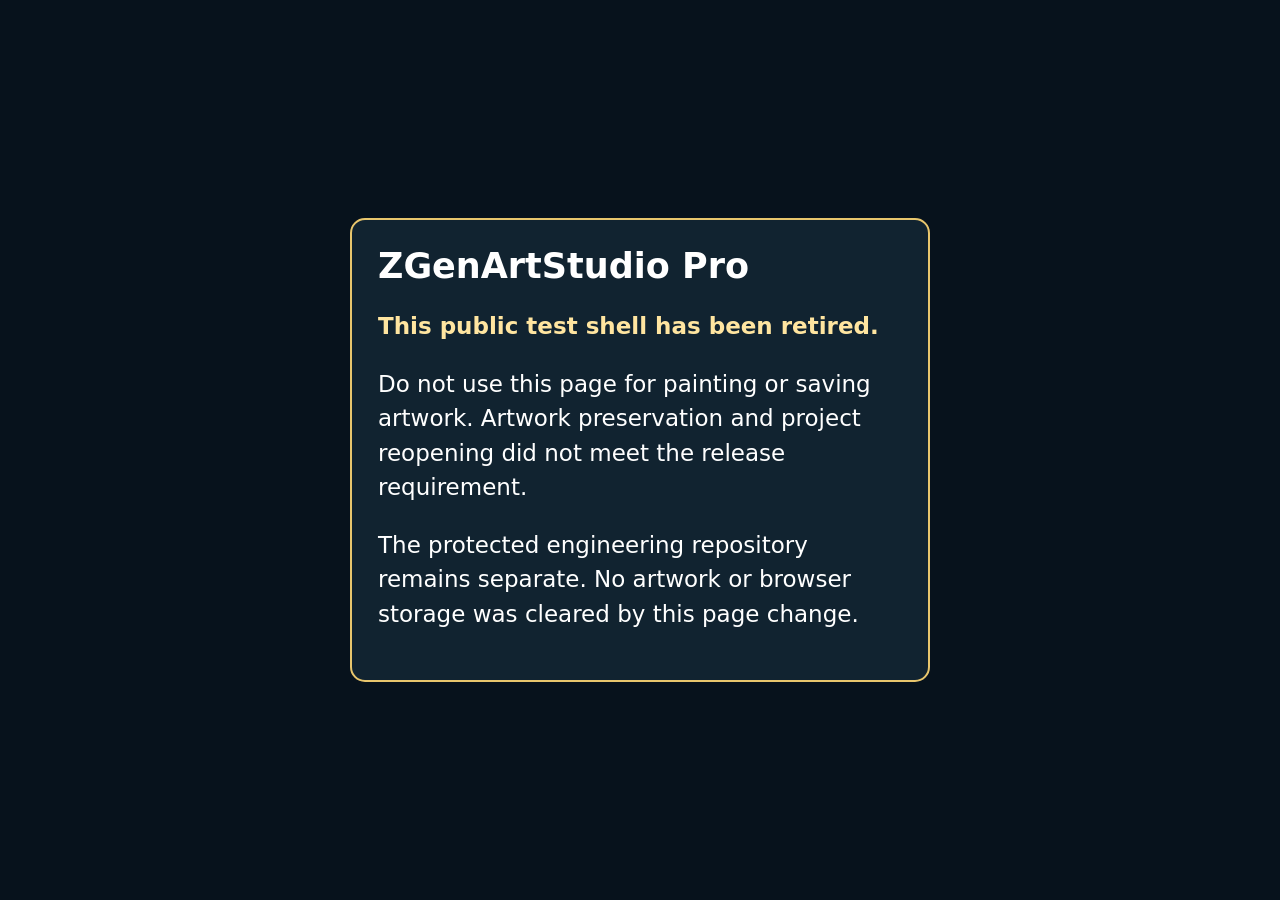
<file: index.html>
<!doctype html>
<html lang="en">
<head>
<meta charset="utf-8">
<meta name="viewport" content="width=device-width,initial-scale=1,viewport-fit=cover">
<meta name="robots" content="noindex,nofollow">
<title>ZGenArtStudio Pro | Test Page Retired</title>
<style>
:root{color-scheme:dark}*{box-sizing:border-box}body{margin:0;min-height:100dvh;background:#07121c;color:#fff;display:grid;place-items:center;font-family:system-ui,sans-serif;padding:24px}main{max-width:580px;border:2px solid #e8c66d;border-radius:15px;padding:26px;background:#112330}h1{font-size:clamp(25px,5vw,35px);line-height:1.15;margin:0 0 15px}p{font-size:clamp(18px,3vw,23px);line-height:1.5}strong{color:#ffe5a0}
</style>
</head>
<body><main>
<h1>ZGenArtStudio Pro</h1>
<p><strong>This public test shell has been retired.</strong></p>
<p>Do not use this page for painting or saving artwork. Artwork preservation and project reopening did not meet the release requirement.</p>
<p>The protected engineering repository remains separate. No artwork or browser storage was cleared by this page change.</p>
</main></body></html>
</file>
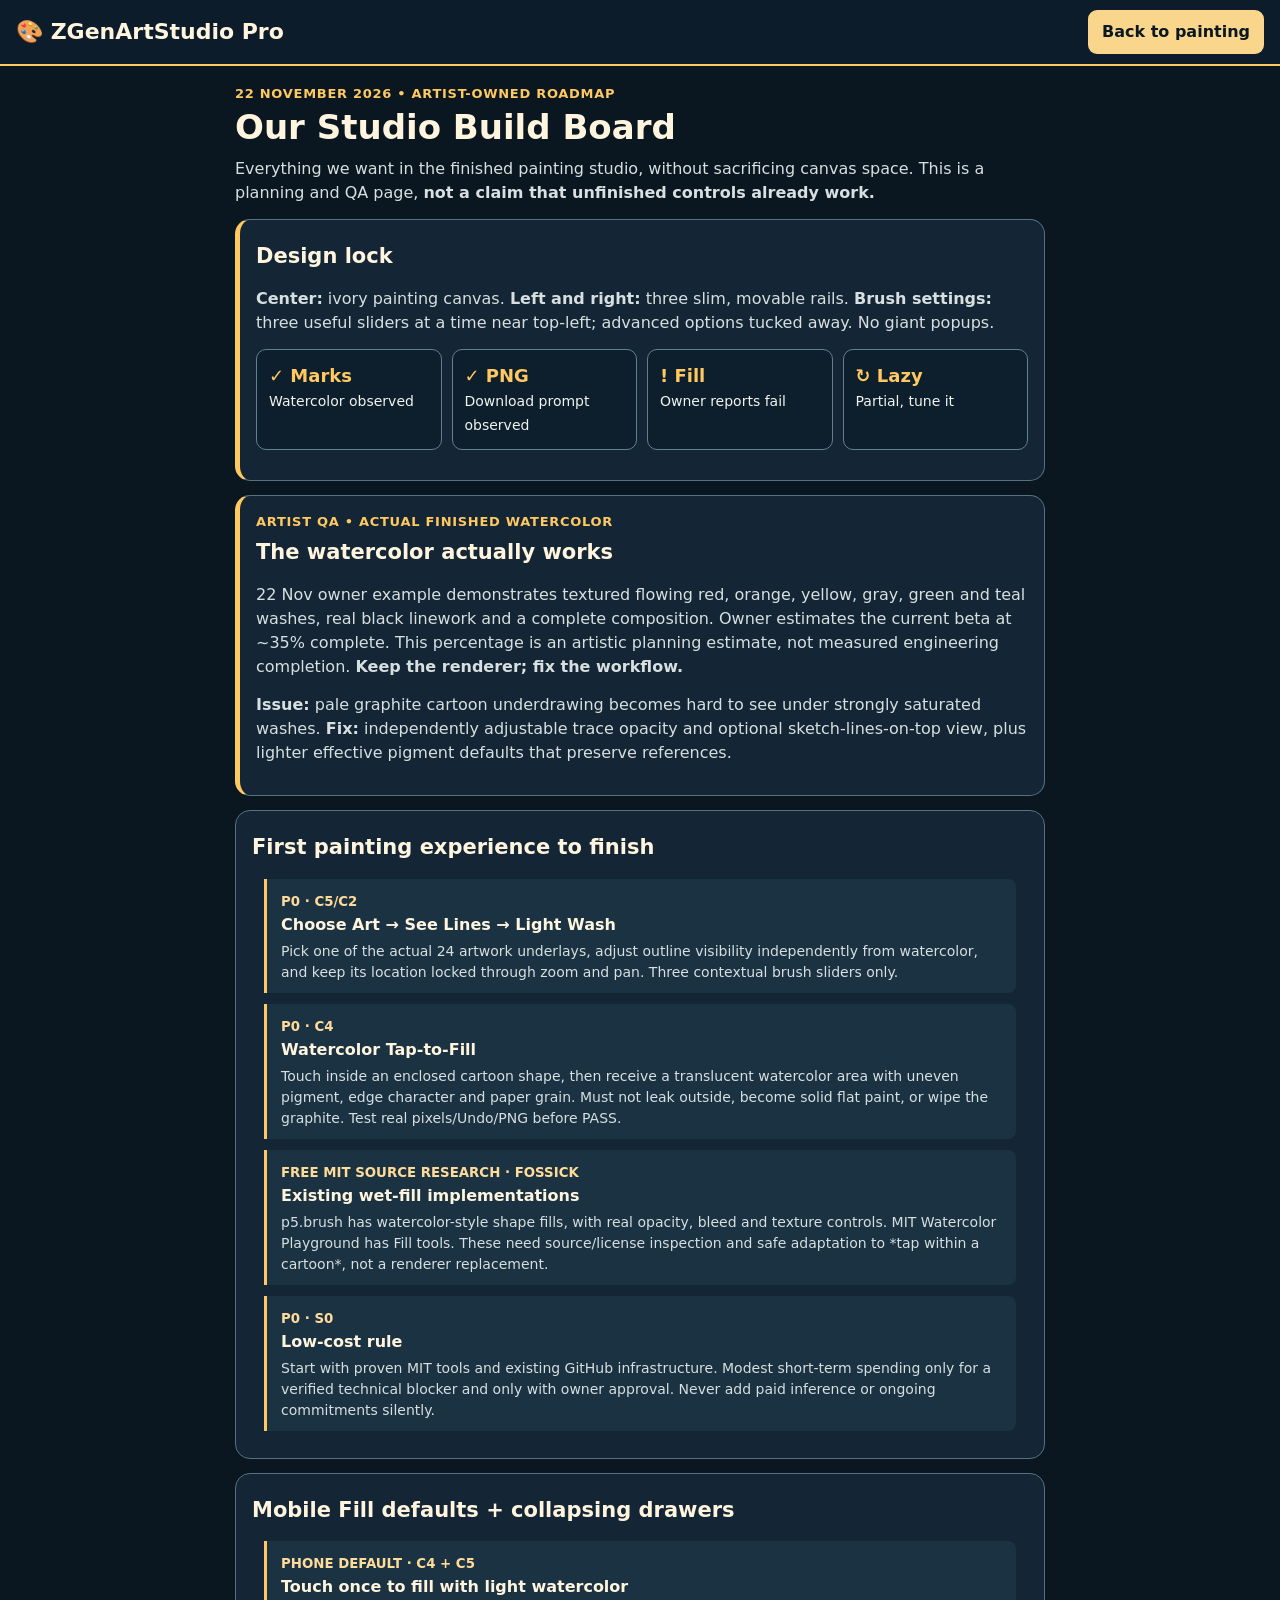
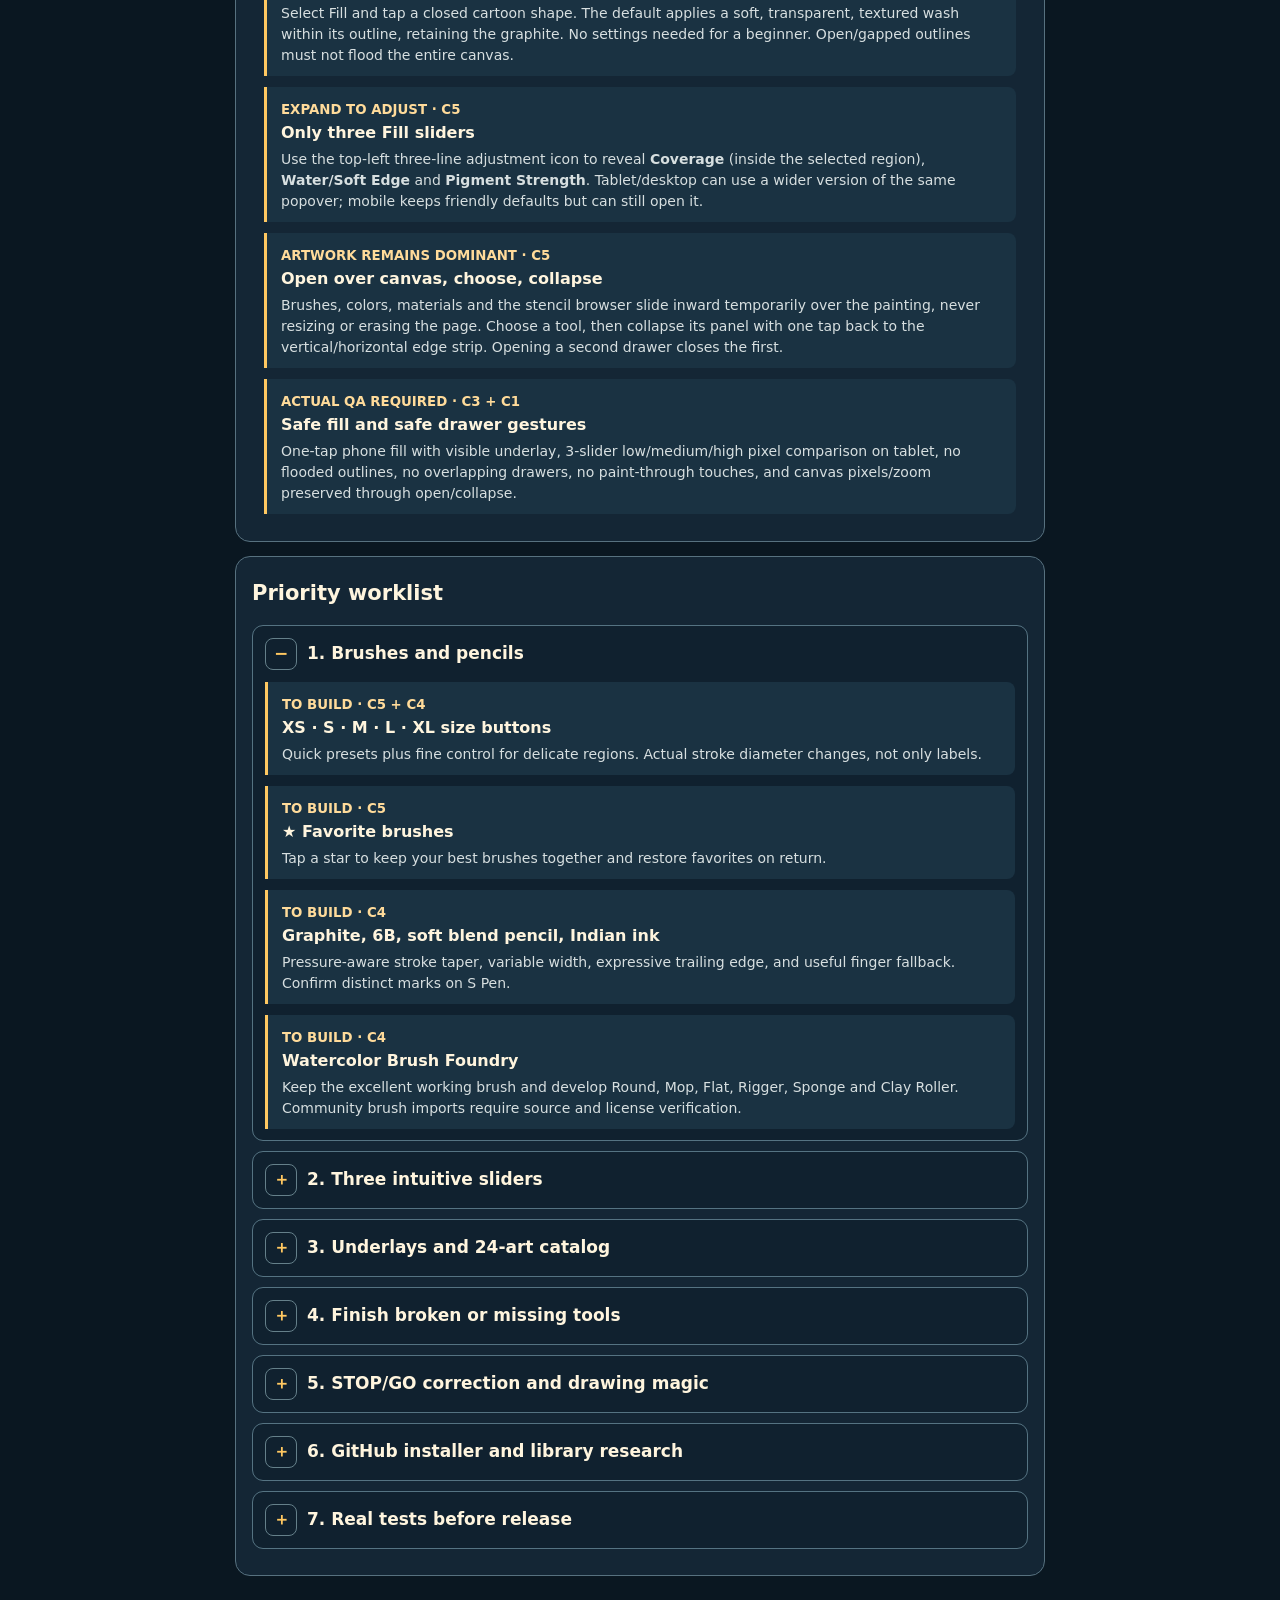
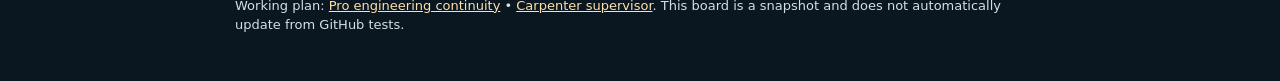
<file: wishlist.html>
<!doctype html>
<html lang="en"><head><meta charset="utf-8"><meta name="viewport" content="width=device-width,initial-scale=1,viewport-fit=cover"><meta name="theme-color" content="#101c28"><title>ZGenArtStudio Pro • Build Board</title>
<style>
:root{color-scheme:dark;--bg:#0a1721;--panel:#142635;--ink:#fff5de;--soft:#d7dfe0;--gold:#ffc861;--line:#57717f}
*{box-sizing:border-box}html,body{margin:0;background:var(--bg);color:var(--ink);font:16px/1.5 system-ui,-apple-system,Roboto,Arial,sans-serif}
header{position:sticky;top:0;z-index:2;background:#0d1e2bf5;border-bottom:2px solid var(--gold);padding:10px 16px;display:flex;justify-content:space-between;gap:12px;align-items:center}
header strong{font-size:clamp(16px,3vw,22px);line-height:1.1}header a,.back{display:inline-flex;align-items:center;justify-content:center;background:#f9d68c;color:#0b1822;text-decoration:none;border-radius:9px;font-weight:800;padding:9px 14px;min-height:44px;white-space:nowrap}
main{max-width:840px;margin:0 auto;padding:18px 15px 46px}
h1{font-size:clamp(24px,5.8vw,34px);line-height:1.15;margin:4px 0 10px}h2{font-size:21px;margin:5px 0 15px}p{margin:8px 0 14px;color:var(--soft)}
.kicker{font-weight:800;color:var(--gold);letter-spacing:.055em;text-transform:uppercase;font-size:13px}
.hero,.section{background:var(--panel);border:1px solid var(--line);border-radius:15px;padding:16px;margin:14px 0}
.hero{border-left:5px solid var(--gold)}
.tally{display:grid;grid-template-columns:repeat(2,minmax(0,1fr));gap:10px;margin:14px 0}
.tally div{border:1px solid #63808f;padding:12px;border-radius:10px;background:#0d1f2c}
.tally b{display:block;color:var(--gold);font-size:18px}.tally small{font-size:14px;color:#f1f3ef}
details{border:1px solid #557382;background:#10212f;border-radius:11px;margin:10px 0;overflow:hidden}
summary{cursor:pointer;min-height:52px;padding:12px;font-size:17px;font-weight:800;display:flex;align-items:center;gap:10px;list-style:none}
summary::before{content:"＋";display:inline-grid;place-items:center;width:30px;height:30px;color:var(--gold);border:1px solid #65808a;border-radius:8px;flex:none}
details[open]>summary::before{content:"−"}summary::-webkit-details-marker{display:none}
.item{margin:0 12px 11px;padding:10px 12px 10px 14px;border-left:3px solid var(--gold);background:#1a3242;border-radius:0 8px 8px 0}
.item strong{font-size:16px}.item p{margin:4px 0 0;font-size:14px}
.item small{font-weight:800;color:#ffdb9a}a{color:#ffe1a7}a:focus-visible,summary:focus-visible{outline:3px solid #fff;outline-offset:3px}
footer{margin-top:20px;color:#d4e0e1;font-size:13px}
@media(min-width:700px){.tally{grid-template-columns:repeat(4,1fr)}}
</style></head><body>
<header><strong>🎨 ZGenArtStudio Pro</strong><a href="./index.html" aria-label="Return to painting studio">Back to painting</a></header>
<main><div class="kicker">22 November 2026 • Artist-owned roadmap</div>
<h1>Our Studio Build Board</h1>
<p>Everything we want in the finished painting studio, without sacrificing canvas space. This is a planning and QA page, <b>not a claim that unfinished controls already work.</b></p>
<section class="hero"><h2>Design lock</h2><p><b>Center:</b> ivory painting canvas. <b>Left and right:</b> three slim, movable rails. <b>Brush settings:</b> three useful sliders at a time near top-left; advanced options tucked away. No giant popups.</p>
<div class="tally"><div><b>✓ Marks</b><small>Watercolor observed</small></div><div><b>✓ PNG</b><small>Download prompt observed</small></div><div><b>! Fill</b><small>Owner reports fail</small></div><div><b>↻ Lazy</b><small>Partial, tune it</small></div></div></section>
<section class="hero"><div class="kicker">Artist QA • actual finished watercolor</div><h2>The watercolor actually works</h2><p>22 Nov owner example demonstrates textured flowing red, orange, yellow, gray, green and teal washes, real black linework and a complete composition. Owner estimates the current beta at ~35% complete. This percentage is an artistic planning estimate, not measured engineering completion. <b>Keep the renderer; fix the workflow.</b></p><p><b>Issue:</b> pale graphite cartoon underdrawing becomes hard to see under strongly saturated washes. <b>Fix:</b> independently adjustable trace opacity and optional sketch-lines-on-top view, plus lighter effective pigment defaults that preserve references.</p></section>
<section class="section"><h2>First painting experience to finish</h2>
<div class="item"><small>P0 · C5/C2</small><br><strong>Choose Art → See Lines → Light Wash</strong><p>Pick one of the actual 24 artwork underlays, adjust outline visibility independently from watercolor, and keep its location locked through zoom and pan. Three contextual brush sliders only.</p></div>
<div class="item"><small>P0 · C4</small><br><strong>Watercolor Tap-to-Fill</strong><p>Touch inside an enclosed cartoon shape, then receive a translucent watercolor area with uneven pigment, edge character and paper grain. Must not leak outside, become solid flat paint, or wipe the graphite. Test real pixels/Undo/PNG before PASS.</p></div>
<div class="item"><small>FREE MIT SOURCE RESEARCH · FOSSICK</small><br><strong>Existing wet-fill implementations</strong><p>p5.brush has watercolor-style shape fills, with real opacity, bleed and texture controls. MIT Watercolor Playground has Fill tools. These need source/license inspection and safe adaptation to *tap within a cartoon*, not a renderer replacement.</p></div>
<div class="item"><small>P0 · S0</small><br><strong>Low-cost rule</strong><p>Start with proven MIT tools and existing GitHub infrastructure. Modest short-term spending only for a verified technical blocker and only with owner approval. Never add paid inference or ongoing commitments silently.</p></div></section>
<section class="section"><h2>Mobile Fill defaults + collapsing drawers</h2>
<div class="item"><small>PHONE DEFAULT · C4 + C5</small><br><strong>Touch once to fill with light watercolor</strong><p>Select Fill and tap a closed cartoon shape. The default applies a soft, transparent, textured wash within its outline, retaining the graphite. No settings needed for a beginner. Open/gapped outlines must not flood the entire canvas.</p></div>
<div class="item"><small>EXPAND TO ADJUST · C5</small><br><strong>Only three Fill sliders</strong><p>Use the top-left three-line adjustment icon to reveal <b>Coverage</b> (inside the selected region), <b>Water/Soft Edge</b> and <b>Pigment Strength</b>. Tablet/desktop can use a wider version of the same popover; mobile keeps friendly defaults but can still open it.</p></div>
<div class="item"><small>ARTWORK REMAINS DOMINANT · C5</small><br><strong>Open over canvas, choose, collapse</strong><p>Brushes, colors, materials and the stencil browser slide inward temporarily over the painting, never resizing or erasing the page. Choose a tool, then collapse its panel with one tap back to the vertical/horizontal edge strip. Opening a second drawer closes the first.</p></div>
<div class="item"><small>ACTUAL QA REQUIRED · C3 + C1</small><br><strong>Safe fill and safe drawer gestures</strong><p>One-tap phone fill with visible underlay, 3-slider low/medium/high pixel comparison on tablet, no flooded outlines, no overlapping drawers, no paint-through touches, and canvas pixels/zoom preserved through open/collapse.</p></div></section>
<section class="section"><h2>Priority worklist</h2>
<details open><summary>1. Brushes and pencils</summary>
<div class="item"><small>TO BUILD · C5 + C4</small><br><strong>XS · S · M · L · XL size buttons</strong><p>Quick presets plus fine control for delicate regions. Actual stroke diameter changes, not only labels.</p></div>
<div class="item"><small>TO BUILD · C5</small><br><strong>★ Favorite brushes</strong><p>Tap a star to keep your best brushes together and restore favorites on return.</p></div>
<div class="item"><small>TO BUILD · C4</small><br><strong>Graphite, 6B, soft blend pencil, Indian ink</strong><p>Pressure-aware stroke taper, variable width, expressive trailing edge, and useful finger fallback. Confirm distinct marks on S Pen.</p></div>
<div class="item"><small>TO BUILD · C4</small><br><strong>Watercolor Brush Foundry</strong><p>Keep the excellent working brush and develop Round, Mop, Flat, Rigger, Sponge and Clay Roller. Community brush imports require source and license verification.</p></div></details>
<details><summary>2. Three intuitive sliders</summary>
<div class="item"><small>TO BUILD · C5</small><br><strong>Top-left adjustment icon</strong><p>One compact inward drawer with only three active sliders. Watercolor: Size, Water, Pigment. Pencil/ink: Size, Mark Strength, Lazy.</p></div>
<div class="item"><small>TO BUILD · C4</small><br><strong>Water bleed and pigment balance</strong><p>Light wash must leave an underlying drawing visible. Stronger pigment and wet spread must be genuinely adjustable and independently measurable.</p></div>
<div class="item"><small>TO VERIFY · C4</small><br><strong>Advanced material settings</strong><p>Opacity, edge pooling, granulation, drying, Harmony and Chaos Blender stay available without cluttering the canvas.</p></div></details>
<details><summary>3. Underlays and 24-art catalog</summary>
<div class="item"><small>ARCHIVE RECOVERY · FOSSICK + C5</small><br><strong>Find the real 24 artworks</strong><p>Recover original approved assets from the Basement. Make a scrollable 24-slot image catalog expandable to 48, with no invented placeholders.</p></div>
<div class="item"><small>TO BUILD · C2 + C5</small><br><strong>Reference layers and personal imports</strong><p>Set independent underlay transparency, position, scale and visibility. Paint translucent watercolor above without losing the tracing image.</p></div>
<div class="item"><small>TO BUILD · C5</small><br><strong>Gray, dark gray and black</strong><p>Three one-tap stencil tones, plus accurate placement and scaling.</p></div></details>
<details><summary>4. Finish broken or missing tools</summary>
<div class="item"><small>OWNER-REPORTED FAIL · C4</small><br><strong>Real region Fill</strong><p>Tap-to-fill stays inside selected boundaries, respects gaps/thresholds, and supports Undo. A button alone does not count.</p></div>
<div class="item"><small>PARTIAL · C1 + C4</small><br><strong>Lazy Mode and line smoothing</strong><p>Natural steady line without sluggish delay; pen pressure must retain intentional accents.</p></div>
<div class="item"><small>TO VERIFY · C1 + C2</small><br><strong>History and file behavior</strong><p>Undo, Redo, guarded New/Clear, Stop/Go, fit/pinch/pan/rotate, editable save/reopen, local PNG save and a separate manual Share command.</p></div>
<div class="item"><small>TO VERIFY · C5 + C2</small><br><strong>Paper surfaces and tint</strong><p>Cold/Hot/Rough Press, warm ivory and subtle pastel papers. Paper choice must appear consistently in the picture and exported PNG.</p></div></details>
<details><summary>5. STOP/GO correction and drawing magic</summary>
<div class="item"><small>IMPERATIVE · C1 + C4</small><br><strong>STOP / GO Flow</strong><p>Pause and resume watercolor movement deliberately. No lingering marks, damaged Undo history or surprise bleeding.</p></div>
<div class="item"><small>IMPERATIVE · C1 + C4</small><br><strong>STOP/GO Correction Mode</strong><p>Draw a rough circle, ellipse, line, square or triangle, then hold S Pen or finger at the end to snap to a cleaner shape. Accept on release and undo naturally. Distinct from pausing wet paint.</p></div>
<div class="item"><small>ESSENTIAL · C4</small><br><strong>Harmony · Sketchy · Shader</strong><p>Three genuinely different drawing engines for responsive connective lines, expressive sketching and layered shading. Actual pixels on the painting layer, not visual-only effects.</p></div>
<div class="item"><small>ESSENTIAL · C4 + C5</small><br><strong>11-brush pencil family and 3 hues</strong><p>Verify MIT p5.brush 2H, HB, 2B, charcoal and remaining default tools; add separately designed 6B and blender as needed. Pencil hue presets: Gray, Dark Gray, Dark Charcoal Gray. Pressure, taper, spread and softness must change marks.</p></div></details>
<details><summary>6. GitHub installer and library research</summary>
<div class="item"><small>RESEARCH · FOSSICK + S0</small><br><strong>MIT GitHub-native installer / coding helper</strong><p>Check existing MIT-licensed OpenHands first, then GitHub's MIT agentic workflow tooling. Verify actual access, permissions, price, source license and rollback before running any helper. The saved Fossick host token is still missing, so no live assistant is claimed.</p></div>
<div class="item"><small>SAFE INTAKE · C4 + C3</small><br><strong>Prove one real pencil before importing eleven</strong><p>Pin MIT p5.brush version, preserve our watercolor engine, wire one real 2B mark in an isolated branch, prove pixels/Undo/PNG in browser, then widen the set.</p></div>
<div class="item"><small>LICENSE REVIEW · FOSSICK</small><br><strong>Harmony source provenance</strong><p>Upstream Harmony is GPL licensed. An MIT-labeled fork is not automatic permission to relicense upstream code. Use compatible source or independent implementations and verify rights.</p></div></details>
<details><summary>7. Real tests before release</summary>
<div class="item"><small>C3 INDEPENDENT QA</small><br><strong>Phone and tablet browser tests</strong><p>Check 360/390/430-pixel phones and Tab S9 shapes, visible rails, first-mark timing, fill boundaries, pencil pressure fallback, imported artwork opacity, PNG pixels and saved settings.</p></div>
<div class="item"><small>S0 SUPERVISOR</small><br><strong>One writer, one job, one proof</strong><p>Track commits, locked engine, branch, tests, failures, rollback and next action. No unverified PASS, silent redeploy or extra hosting.</p></div>
<div class="item"><small>OWNER AT FINAL GATE</small><br><strong>Only essential artistic acceptance</strong><p>Owner tests OPPO/Tab S9 feel, S Pen control and brush beauty after independent QA. Release stays owner-approved.</p></div></details>
</section>
<footer>Working plan: <a href="https://github.com/swan101349-spec/ZGenArtStudio-Pro/issues/5">Pro engineering continuity</a> • <a href="https://github.com/swan101349-spec/zgen-vice-r4-pocket-studio/issues/33">Carpenter supervisor</a>. This board is a snapshot and does not automatically update from GitHub tests.</footer>
</main></body></html>
</file>
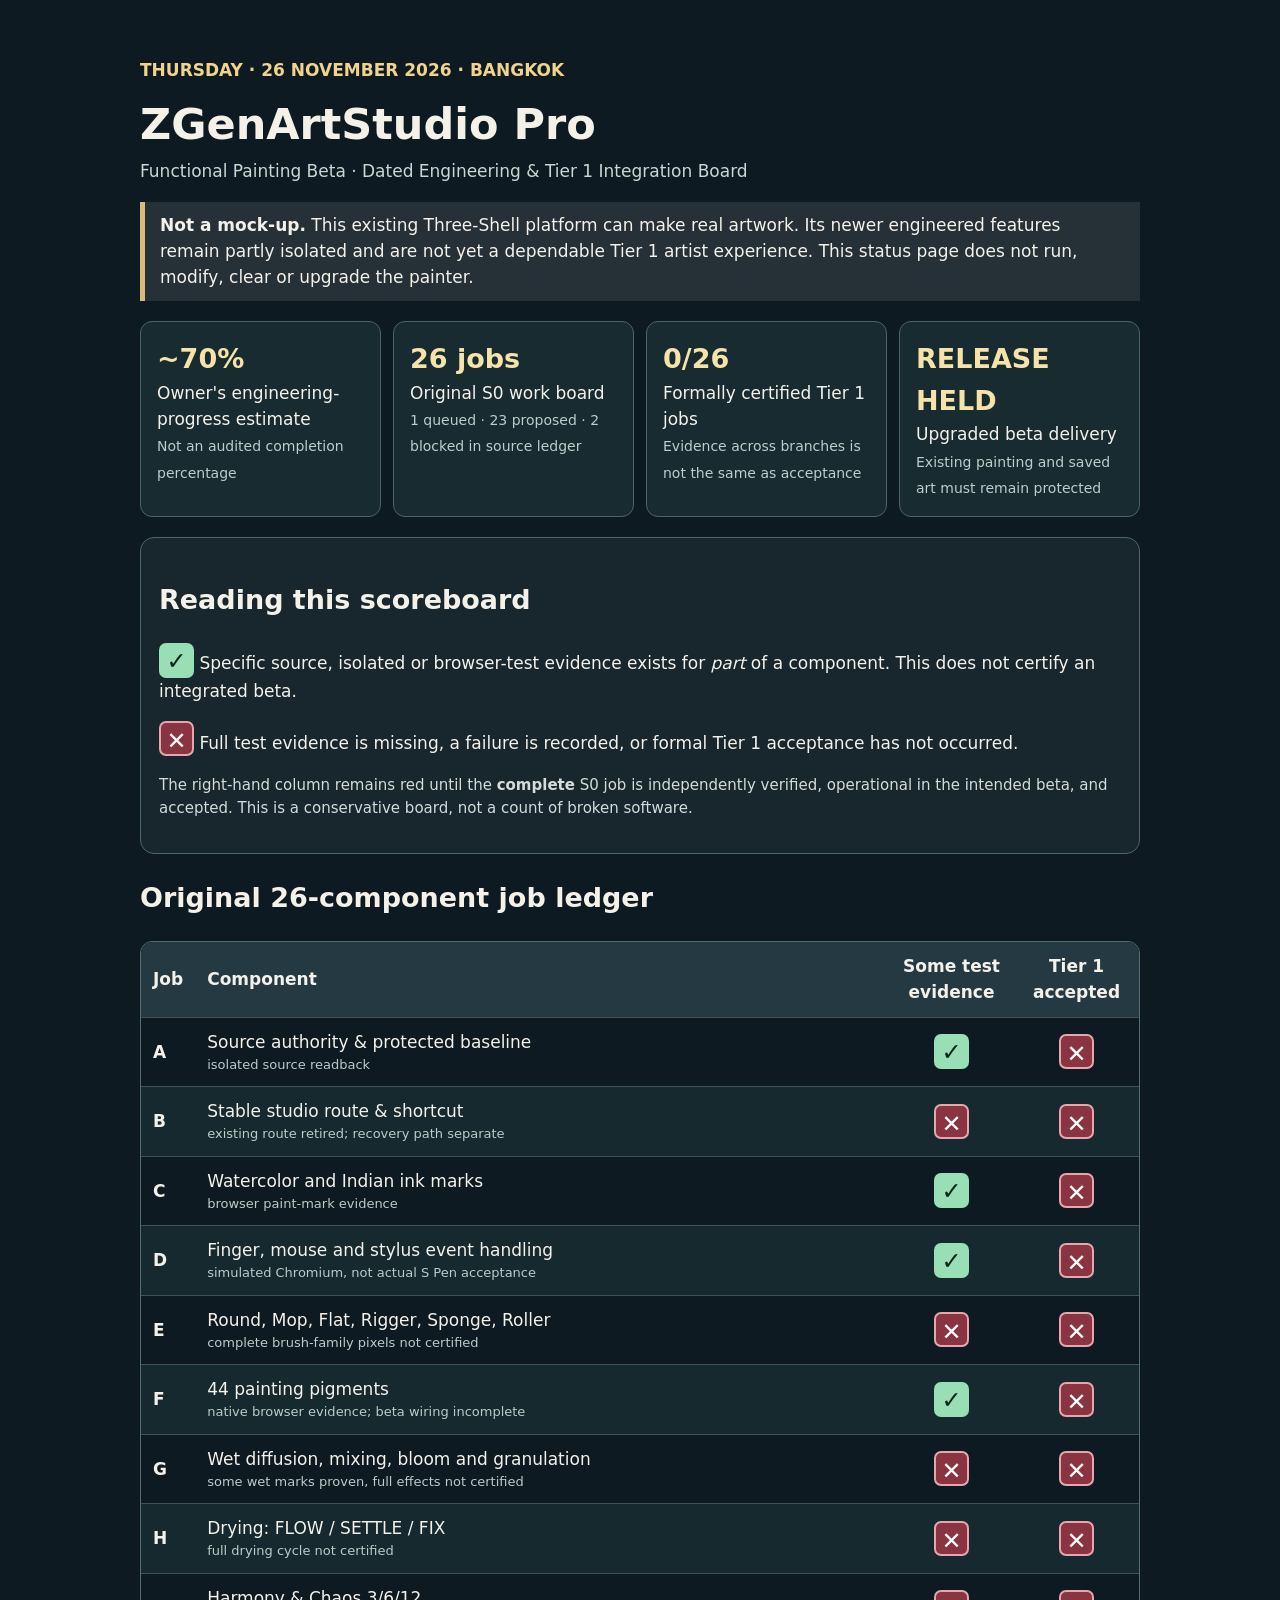
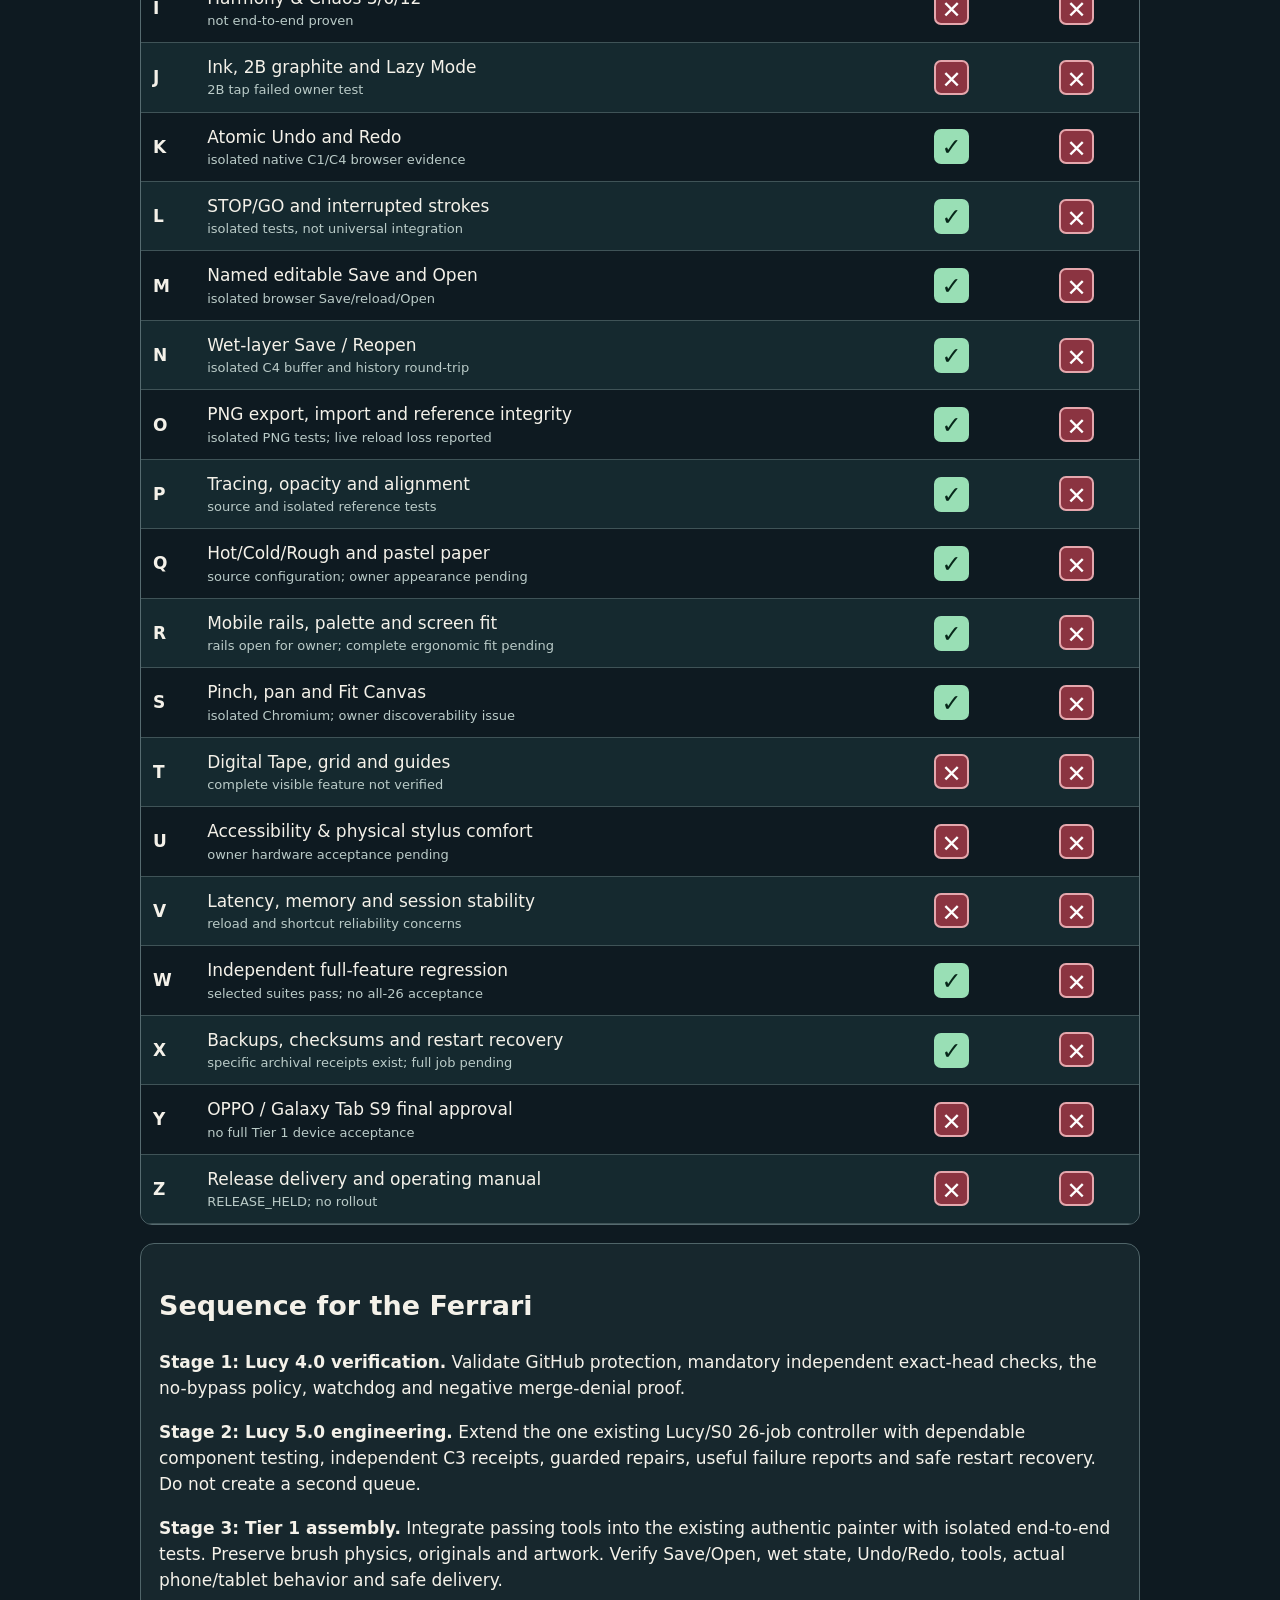
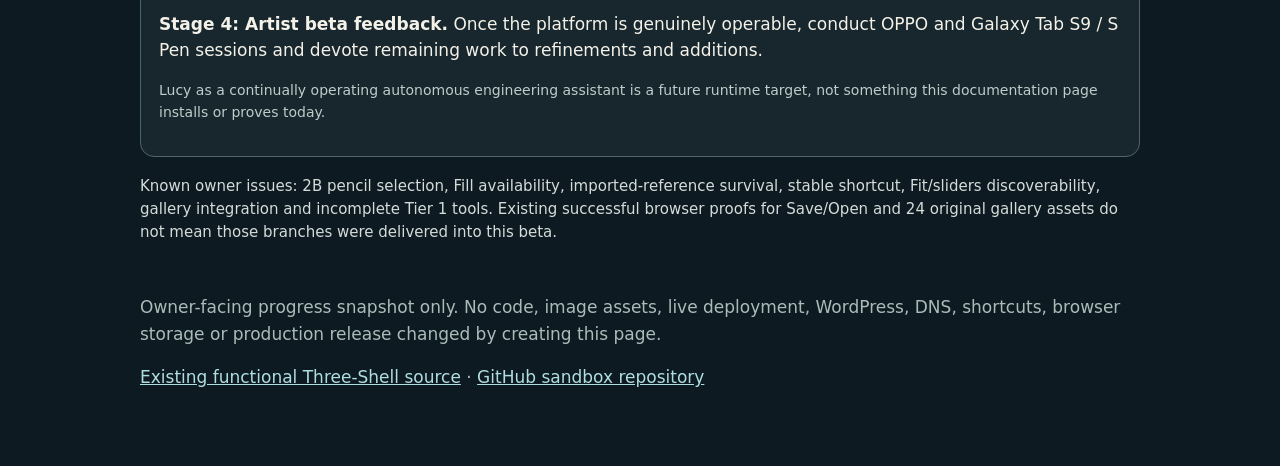
<file: studio-recovery-20261124/engineering-status.html>
<!doctype html>
<html lang="en"><head><meta charset="utf-8"><meta name="viewport" content="width=device-width,initial-scale=1">
<meta name="robots" content="noindex,nofollow">
<title>ZGenArtStudio Pro | Dated Engineering Status | 26 Nov 2026</title>
<style>
:root{color-scheme:dark}*{box-sizing:border-box}
body{margin:0;background:#0e1a21;color:#f4f1e9;font:17px/1.55 system-ui,-apple-system,sans-serif}
main{max-width:1080px;margin:auto;padding:clamp(18px,4vw,40px)}
h1{font-size:clamp(29px,5vw,43px);line-height:1.15;margin:.2em 0}
h2{font-size:clamp(21px,3vw,27px)}a{color:#afdee2}
.sub{color:#c9d7d3;margin-top:0}.card{background:#17272d;border:1px solid #506569;border-radius:14px;padding:18px;margin:18px 0}
.notice{border-left:5px solid #d9bc77;padding:10px 15px;background:#263137}
.meters{display:grid;grid-template-columns:repeat(auto-fit,minmax(210px,1fr));gap:12px;margin:20px 0}
.metric{background:#182b30;border:1px solid #4c6465;padding:16px;border-radius:12px}
.metric strong{font-size:27px;display:block;color:#f6e3aa}
.note{color:#d4dcda;font-size:15px}.fine{font-size:14px;color:#bdcdcb}
.tablewrap{overflow-x:auto;border:1px solid #566b70;border-radius:12px}
table{border-collapse:collapse;width:100%;min-width:600px}
th,td{padding:11px 12px;border-bottom:1px solid #3f5357;text-align:left;vertical-align:middle}
thead{background:#243941}tbody tr:nth-child(even){background:#15292f}tbody th{width:42px}
td:nth-child(3),td:nth-child(4),th:nth-child(3),th:nth-child(4){width:125px;text-align:center}
td small{display:block;color:#bacbc8;font-size:13px}
.ok,.no{display:inline-grid;place-items:center;width:35px;height:35px;border-radius:7px;font-size:24px;font-weight:800}
.ok{color:#08271a;background:#99dfb5}.no{color:white;background:#8b3441;border:2px solid #e5a7ad}
footer{padding:18px 0;color:#aabcb9}.date{font-weight:700;color:#f0d48e}
</style></head><body><main>
<p class="date">THURSDAY · 26 NOVEMBER 2026 · BANGKOK</p>
<h1>ZGenArtStudio Pro</h1>
<p class="sub">Functional Painting Beta · Dated Engineering &amp; Tier 1 Integration Board</p>
<div class="notice"><strong>Not a mock-up.</strong> This existing Three-Shell platform can make real artwork. Its newer engineered features remain partly isolated and are not yet a dependable Tier 1 artist experience. This status page does not run, modify, clear or upgrade the painter.</div>
<div class="meters">
<div class="metric"><strong>~70%</strong>Owner's engineering-progress estimate<br><span class="fine">Not an audited completion percentage</span></div>
<div class="metric"><strong>26 jobs</strong>Original S0 work board<br><span class="fine">1 queued · 23 proposed · 2 blocked in source ledger</span></div>
<div class="metric"><strong>0/26</strong>Formally certified Tier 1 jobs<br><span class="fine">Evidence across branches is not the same as acceptance</span></div>
<div class="metric"><strong>RELEASE HELD</strong>Upgraded beta delivery<br><span class="fine">Existing painting and saved art must remain protected</span></div>
</div>
<section class="card"><h2>Reading this scoreboard</h2>
<p><span class="ok">✓</span> Specific source, isolated or browser-test evidence exists for <em>part</em> of a component. This does not certify an integrated beta.</p>
<p><span class="no">✕</span> Full test evidence is missing, a failure is recorded, or formal Tier 1 acceptance has not occurred.</p>
<p class="note">The right-hand column remains red until the <strong>complete</strong> S0 job is independently verified, operational in the intended beta, and accepted. This is a conservative board, not a count of broken software.</p></section>
<h2>Original 26-component job ledger</h2>
<div class="tablewrap"><table><thead><tr><th>Job</th><th>Component</th><th>Some test evidence</th><th>Tier 1 accepted</th></tr></thead><tbody><tr><th scope="row">A</th><td>Source authority &amp; protected baseline<small>isolated source readback</small></td><td><span class="ok" aria-label="specific evidence exists">✓</span></td><td><span class="no" aria-label="Tier 1 job not accepted">✕</span></td></tr>
<tr><th scope="row">B</th><td>Stable studio route &amp; shortcut<small>existing route retired; recovery path separate</small></td><td><span class="no" aria-label="not fully evidenced">✕</span></td><td><span class="no" aria-label="Tier 1 job not accepted">✕</span></td></tr>
<tr><th scope="row">C</th><td>Watercolor and Indian ink marks<small>browser paint-mark evidence</small></td><td><span class="ok" aria-label="specific evidence exists">✓</span></td><td><span class="no" aria-label="Tier 1 job not accepted">✕</span></td></tr>
<tr><th scope="row">D</th><td>Finger, mouse and stylus event handling<small>simulated Chromium, not actual S Pen acceptance</small></td><td><span class="ok" aria-label="specific evidence exists">✓</span></td><td><span class="no" aria-label="Tier 1 job not accepted">✕</span></td></tr>
<tr><th scope="row">E</th><td>Round, Mop, Flat, Rigger, Sponge, Roller<small>complete brush-family pixels not certified</small></td><td><span class="no" aria-label="not fully evidenced">✕</span></td><td><span class="no" aria-label="Tier 1 job not accepted">✕</span></td></tr>
<tr><th scope="row">F</th><td>44 painting pigments<small>native browser evidence; beta wiring incomplete</small></td><td><span class="ok" aria-label="specific evidence exists">✓</span></td><td><span class="no" aria-label="Tier 1 job not accepted">✕</span></td></tr>
<tr><th scope="row">G</th><td>Wet diffusion, mixing, bloom and granulation<small>some wet marks proven, full effects not certified</small></td><td><span class="no" aria-label="not fully evidenced">✕</span></td><td><span class="no" aria-label="Tier 1 job not accepted">✕</span></td></tr>
<tr><th scope="row">H</th><td>Drying: FLOW / SETTLE / FIX<small>full drying cycle not certified</small></td><td><span class="no" aria-label="not fully evidenced">✕</span></td><td><span class="no" aria-label="Tier 1 job not accepted">✕</span></td></tr>
<tr><th scope="row">I</th><td>Harmony &amp; Chaos 3/6/12<small>not end-to-end proven</small></td><td><span class="no" aria-label="not fully evidenced">✕</span></td><td><span class="no" aria-label="Tier 1 job not accepted">✕</span></td></tr>
<tr><th scope="row">J</th><td>Ink, 2B graphite and Lazy Mode<small>2B tap failed owner test</small></td><td><span class="no" aria-label="not fully evidenced">✕</span></td><td><span class="no" aria-label="Tier 1 job not accepted">✕</span></td></tr>
<tr><th scope="row">K</th><td>Atomic Undo and Redo<small>isolated native C1/C4 browser evidence</small></td><td><span class="ok" aria-label="specific evidence exists">✓</span></td><td><span class="no" aria-label="Tier 1 job not accepted">✕</span></td></tr>
<tr><th scope="row">L</th><td>STOP/GO and interrupted strokes<small>isolated tests, not universal integration</small></td><td><span class="ok" aria-label="specific evidence exists">✓</span></td><td><span class="no" aria-label="Tier 1 job not accepted">✕</span></td></tr>
<tr><th scope="row">M</th><td>Named editable Save and Open<small>isolated browser Save/reload/Open</small></td><td><span class="ok" aria-label="specific evidence exists">✓</span></td><td><span class="no" aria-label="Tier 1 job not accepted">✕</span></td></tr>
<tr><th scope="row">N</th><td>Wet-layer Save / Reopen<small>isolated C4 buffer and history round-trip</small></td><td><span class="ok" aria-label="specific evidence exists">✓</span></td><td><span class="no" aria-label="Tier 1 job not accepted">✕</span></td></tr>
<tr><th scope="row">O</th><td>PNG export, import and reference integrity<small>isolated PNG tests; live reload loss reported</small></td><td><span class="ok" aria-label="specific evidence exists">✓</span></td><td><span class="no" aria-label="Tier 1 job not accepted">✕</span></td></tr>
<tr><th scope="row">P</th><td>Tracing, opacity and alignment<small>source and isolated reference tests</small></td><td><span class="ok" aria-label="specific evidence exists">✓</span></td><td><span class="no" aria-label="Tier 1 job not accepted">✕</span></td></tr>
<tr><th scope="row">Q</th><td>Hot/Cold/Rough and pastel paper<small>source configuration; owner appearance pending</small></td><td><span class="ok" aria-label="specific evidence exists">✓</span></td><td><span class="no" aria-label="Tier 1 job not accepted">✕</span></td></tr>
<tr><th scope="row">R</th><td>Mobile rails, palette and screen fit<small>rails open for owner; complete ergonomic fit pending</small></td><td><span class="ok" aria-label="specific evidence exists">✓</span></td><td><span class="no" aria-label="Tier 1 job not accepted">✕</span></td></tr>
<tr><th scope="row">S</th><td>Pinch, pan and Fit Canvas<small>isolated Chromium; owner discoverability issue</small></td><td><span class="ok" aria-label="specific evidence exists">✓</span></td><td><span class="no" aria-label="Tier 1 job not accepted">✕</span></td></tr>
<tr><th scope="row">T</th><td>Digital Tape, grid and guides<small>complete visible feature not verified</small></td><td><span class="no" aria-label="not fully evidenced">✕</span></td><td><span class="no" aria-label="Tier 1 job not accepted">✕</span></td></tr>
<tr><th scope="row">U</th><td>Accessibility &amp; physical stylus comfort<small>owner hardware acceptance pending</small></td><td><span class="no" aria-label="not fully evidenced">✕</span></td><td><span class="no" aria-label="Tier 1 job not accepted">✕</span></td></tr>
<tr><th scope="row">V</th><td>Latency, memory and session stability<small>reload and shortcut reliability concerns</small></td><td><span class="no" aria-label="not fully evidenced">✕</span></td><td><span class="no" aria-label="Tier 1 job not accepted">✕</span></td></tr>
<tr><th scope="row">W</th><td>Independent full-feature regression<small>selected suites pass; no all-26 acceptance</small></td><td><span class="ok" aria-label="specific evidence exists">✓</span></td><td><span class="no" aria-label="Tier 1 job not accepted">✕</span></td></tr>
<tr><th scope="row">X</th><td>Backups, checksums and restart recovery<small>specific archival receipts exist; full job pending</small></td><td><span class="ok" aria-label="specific evidence exists">✓</span></td><td><span class="no" aria-label="Tier 1 job not accepted">✕</span></td></tr>
<tr><th scope="row">Y</th><td>OPPO / Galaxy Tab S9 final approval<small>no full Tier 1 device acceptance</small></td><td><span class="no" aria-label="not fully evidenced">✕</span></td><td><span class="no" aria-label="Tier 1 job not accepted">✕</span></td></tr>
<tr><th scope="row">Z</th><td>Release delivery and operating manual<small>RELEASE_HELD; no rollout</small></td><td><span class="no" aria-label="not fully evidenced">✕</span></td><td><span class="no" aria-label="Tier 1 job not accepted">✕</span></td></tr></tbody></table></div>
<section class="card"><h2>Sequence for the Ferrari</h2>
<p><strong>Stage 1: Lucy 4.0 verification.</strong> Validate GitHub protection, mandatory independent exact-head checks, the no-bypass policy, watchdog and negative merge-denial proof.</p>
<p><strong>Stage 2: Lucy 5.0 engineering.</strong> Extend the one existing Lucy/S0 26-job controller with dependable component testing, independent C3 receipts, guarded repairs, useful failure reports and safe restart recovery. Do not create a second queue.</p>
<p><strong>Stage 3: Tier 1 assembly.</strong> Integrate passing tools into the existing authentic painter with isolated end-to-end tests. Preserve brush physics, originals and artwork. Verify Save/Open, wet state, Undo/Redo, tools, actual phone/tablet behavior and safe delivery.</p>
<p><strong>Stage 4: Artist beta feedback.</strong> Once the platform is genuinely operable, conduct OPPO and Galaxy Tab S9 / S Pen sessions and devote remaining work to refinements and additions.</p>
<p class="fine">Lucy as a continually operating autonomous engineering assistant is a future runtime target, not something this documentation page installs or proves today.</p></section>
<p class="note">Known owner issues: 2B pencil selection, Fill availability, imported-reference survival, stable shortcut, Fit/sliders discoverability, gallery integration and incomplete Tier 1 tools. Existing successful browser proofs for Save/Open and 24 original gallery assets do not mean those branches were delivered into this beta.</p>
<footer><p>Owner-facing progress snapshot only. No code, image assets, live deployment, WordPress, DNS, shortcuts, browser storage or production release changed by creating this page.</p><p><a href="./index.html">Existing functional Three-Shell source</a> · <a href="https://github.com/swan101349-spec/zgen-sandbox">GitHub sandbox repository</a></p></footer>
</main></body></html>
</file>
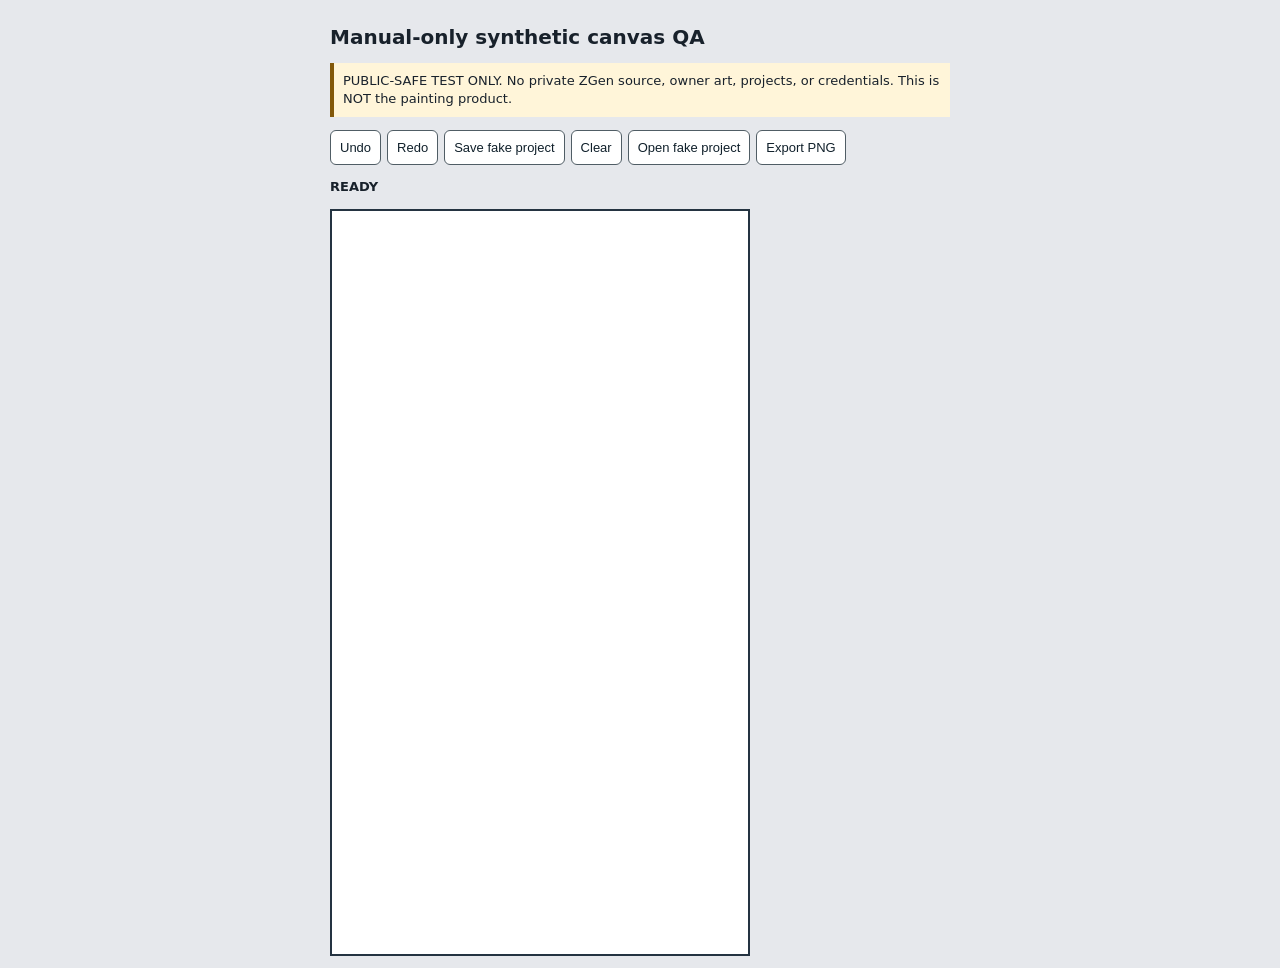
<file: qa/free-manual/synthetic-painter.html>
<!doctype html>
<html lang="en">
<head>
<meta charset="utf-8"><meta name="viewport" content="width=device-width, initial-scale=1">
<title>Synthetic Paint QA | NOT ZGenArtStudio Pro</title>
<style>
  *{box-sizing:border-box}body{font-family:system-ui,sans-serif;background:#e6e8ec;color:#18212b;margin:0;padding:12px}
  main{max-width:620px;margin:0 auto}h1{font-size:20px}p{font-size:13px;line-height:1.4}
  .toolbar{display:flex;flex-wrap:wrap;gap:6px;margin:8px 0}button{font-size:13px;padding:9px;border:1px solid #505d65;border-radius:6px;background:#fff;color:#10202b}
  #paper{display:block;width:min(100%,420px);height:auto;aspect-ratio:9/16;border:2px solid #243341;background-color:white;touch-action:none}
  #status{font-weight:600} .notice{background:#fff5d9;padding:9px;border-left:4px solid #825809}
</style>
</head>
<body>
<main>
<h1>Manual-only synthetic canvas QA</h1>
<p class="notice">PUBLIC-SAFE TEST ONLY. No private ZGen source, owner art, projects, or credentials. This is NOT the painting product.</p>
<div class="toolbar">
<button id="undo">Undo</button><button id="redo">Redo</button><button id="save">Save fake project</button>
<button id="clear">Clear</button><button id="open">Open fake project</button><button id="export">Export PNG</button>
</div>
<p id="status" role="status">READY</p>
<canvas id="paper" width="720" height="1280" aria-label="Synthetic portrait canvas"></canvas>
</main>
<script>
'use strict';
const canvas=document.querySelector('#paper'),ctx=canvas.getContext('2d',{willReadFrequently:true});
const status=document.querySelector('#status');
const KEY='zgen-public-synthetic-test-only-v1';
let history=[canvas.toDataURL('image/png')],position=0,drawing=false;
function message(s){status.textContent=s;}
function coords(e){const r=canvas.getBoundingClientRect();return {x:(e.clientX-r.left)*canvas.width/r.width,y:(e.clientY-r.top)*canvas.height/r.height};}
function checkpoint(){history=history.slice(0,position+1);history.push(canvas.toDataURL('image/png'));position++;}
function restore(data){return new Promise((resolve,reject)=>{const im=new Image();im.onload=()=>{ctx.clearRect(0,0,canvas.width,canvas.height);ctx.drawImage(im,0,0);resolve();};im.onerror=()=>reject(new Error('invalid image'));im.src=data;});}
canvas.addEventListener('pointerdown',e=>{canvas.setPointerCapture(e.pointerId);drawing=true;const p=coords(e);ctx.beginPath();ctx.moveTo(p.x,p.y);ctx.lineCap='round';ctx.lineJoin='round';ctx.lineWidth=20;ctx.strokeStyle='#222';ctx.lineTo(p.x+0.1,p.y+0.1);ctx.stroke();});
canvas.addEventListener('pointermove',e=>{if(!drawing)return;const p=coords(e);ctx.lineTo(p.x,p.y);ctx.stroke();});
canvas.addEventListener('pointerup',()=>{if(drawing){drawing=false;checkpoint();message('STROKE');}});
canvas.addEventListener('pointercancel',()=>{if(drawing){drawing=false;checkpoint();message('STROKE CANCELLED');}});
document.querySelector('#undo').onclick=async()=>{if(position>0){await restore(history[--position]);message('UNDO');}};
document.querySelector('#redo').onclick=async()=>{if(position<history.length-1){await restore(history[++position]);message('REDO');}};
document.querySelector('#save').onclick=()=>{localStorage.setItem(KEY,canvas.toDataURL('image/png'));message('SAVED');};
document.querySelector('#clear').onclick=()=>{ctx.clearRect(0,0,canvas.width,canvas.height);checkpoint();message('CLEARED');};
document.querySelector('#open').onclick=async()=>{const data=localStorage.getItem(KEY);if(!data){message('NO PROJECT');return;}try{await restore(data);checkpoint();message('OPENED');}catch(e){message('INVALID PROJECT');}};
document.querySelector('#export').onclick=()=>{const a=document.createElement('a');a.href=canvas.toDataURL('image/png');a.download='synthetic-only-720x1280.png';a.click();message('EXPORTED');};
async function validateStencilPng(blob){
 if(!(blob instanceof Blob)||blob.type!=='image/png')return {ok:false,reason:'NOT_PNG'};
 let bitmap;try{bitmap=await createImageBitmap(blob);}catch(e){return {ok:false,reason:'BAD_PNG'};}
 try{
   if(bitmap.width<540||bitmap.height<960||Math.abs(bitmap.width/bitmap.height-9/16)>0.015)return {ok:false,reason:'NOT_PORTRAIT'};
   const c=document.createElement('canvas');c.width=bitmap.width;c.height=bitmap.height;
   const k=c.getContext('2d',{willReadFrequently:true});k.drawImage(bitmap,0,0);
   const d=k.getImageData(0,0,c.width,c.height).data;let hasTransparent=false,ink=0,wrongColor=false;
   for(let i=0;i<d.length;i+=4){const a=d[i+3];if(a===0){hasTransparent=true;continue;}if(a>30){ink++;if(Math.max(d[i],d[i+1],d[i+2])-Math.min(d[i],d[i+1],d[i+2])>12)wrongColor=true;}}
   if(!hasTransparent)return {ok:false,reason:'OPAQUE'};
   if(ink<20)return {ok:false,reason:'BLANK'};
   if(wrongColor)return {ok:false,reason:'NOT_MONOCHROME'};
   return {ok:true,width:bitmap.width,height:bitmap.height};
 }finally{bitmap.close();}
}
window.SYNTH_QA={pixel:(x,y)=>Array.from(ctx.getImageData(x,y,1,1).data),validateStencilPng,history:()=>({position,length:history.length}),source:'public-synthetic-only'};
</script>
</body></html>
</file>
